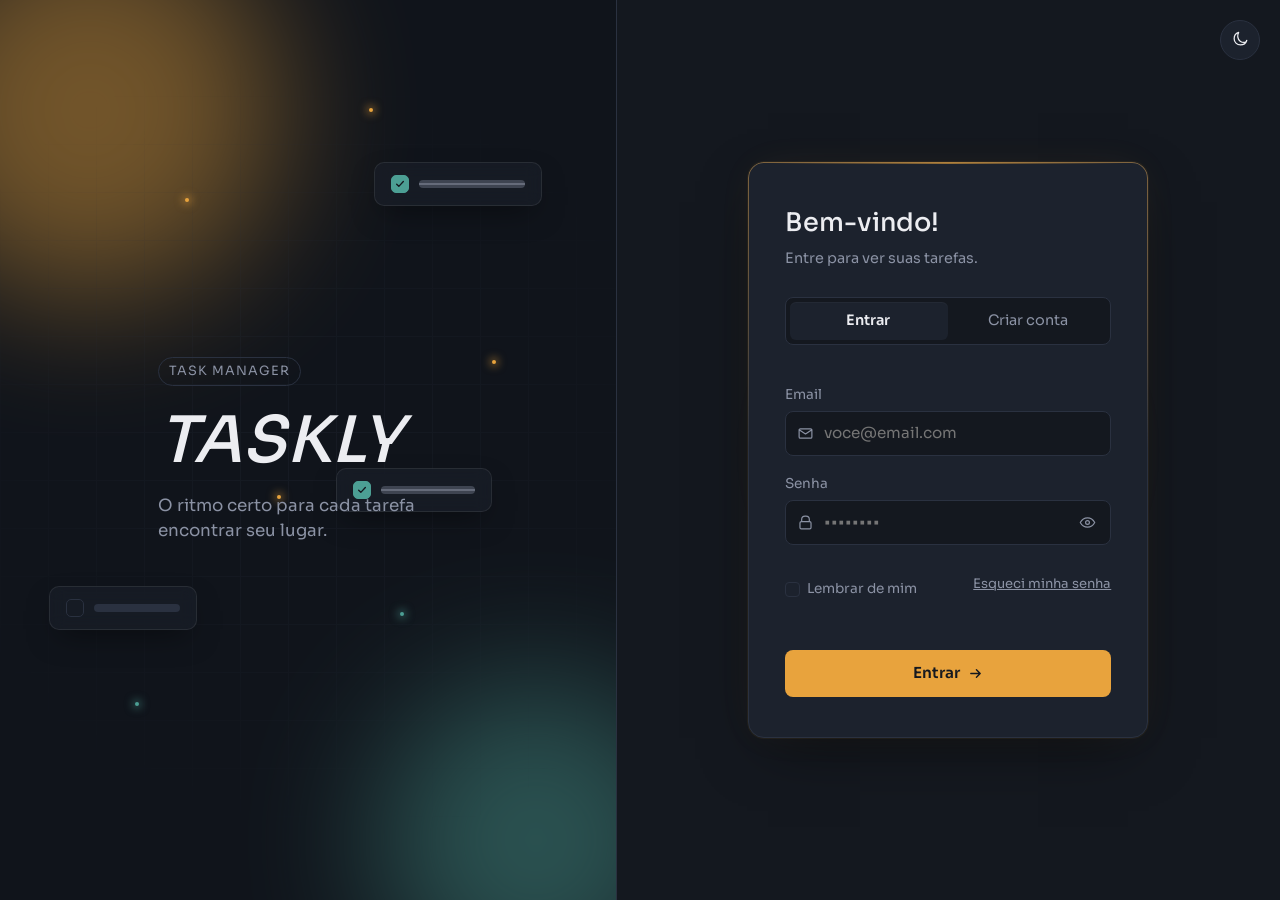
<file: frontend/index.html>
<!DOCTYPE html>
<html lang="pt-BR">
<head>
  <meta charset="UTF-8">
  <meta name="viewport" content="width=device-width, initial-scale=1.0">
  <title>Taskly — Task Manager</title>
  <link rel="stylesheet" href="css/style.css">
</head>
<body>
  
  <button class="botao-tema" id="botao-tema" aria-label="Alternar tema">
    <svg class="icone-lua" viewBox="0 0 20 20" fill="none"><path d="M17.5 10.5C16.5 13.5 13.8 15.5 10.5 15.5C6.6 15.5 3.5 12.4 3.5 8.5C3.5 5.2 5.5 2.5 8.5 1.5C7.7 3 7.3 4.7 7.5 6.5C8 10.5 11.5 13.2 15.5 12.7C16.3 12.6 17 12.3 17.5 10.5Z" stroke="currentColor" stroke-width="1.4" stroke-linejoin="round"/></svg>
    <svg class="icone-sol" viewBox="0 0 20 20" fill="none"><circle cx="10" cy="10" r="4" stroke="currentColor" stroke-width="1.4"/><path d="M10 2V4M10 16V18M18 10H16M4 10H2M15.5 4.5L14 6M6 14L4.5 15.5M15.5 15.5L14 14M6 6L4.5 4.5" stroke="currentColor" stroke-width="1.4" stroke-linecap="round"/></svg>
  </button>

  <main class="tela-auth">
    <section class="painel-marca">
      <div class="blob blob-1"></div>
      <div class="blob blob-2"></div>
      <div class="grade-marca"></div>
      <div class="particulas">
        <span class="particula p1"></span>
        <span class="particula p2"></span>
        <span class="particula p3"></span>
        <span class="particula p4"></span>
        <span class="particula p5"></span>
        <span class="particula p6"></span>
      </div>

      <div class="cartao-flutuante cartao-flutuante-1">
        <span class="check-flutuante concluido">
          <svg viewBox="0 0 12 12" fill="none"><path d="M2 6.2L4.6 8.8L10 3" stroke="currentColor" stroke-width="1.6" stroke-linecap="round" stroke-linejoin="round"/></svg>
        </span>
        <span class="linha-flutuante linha-riscada"></span>
      </div>

      <div class="cartao-flutuante cartao-flutuante-2">
        <span class="check-flutuante"></span>
        <span class="linha-flutuante"></span>
      </div>

      <div class="cartao-flutuante cartao-flutuante-3">
        <span class="check-flutuante concluido">
          <svg viewBox="0 0 12 12" fill="none"><path d="M2 6.2L4.6 8.8L10 3" stroke="currentColor" stroke-width="1.6" stroke-linecap="round" stroke-linejoin="round"/></svg>
        </span>
        <span class="linha-flutuante linha-riscada"></span>
      </div>

      <div class="conteudo-marca">
        <span class="selo-marca">Task Manager</span>
        <h1 class="titulo-marca">TASKLY</h1>
        <p class="frase-marca">O ritmo certo para cada tarefa encontrar seu lugar.</p>
      </div>
    </section>

    <section class="painel-form">
      <div class="brilho-cartao"></div>
      <div class="cartao-auth">
        <div class="cabecalho-cartao">
          <h2 class="titulo-cartao" id="titulo-cartao">Bem-vindo!</h2>
          <p class="subtitulo-cartao" id="subtitulo-cartao">Entre para ver suas tarefas.</p>
        </div>

        <div class="abas-auth">
          <span class="aba-indicador" id="aba-indicador"></span>
          <button type="button" class="aba-btn ativa" data-aba="entrar">Entrar</button>
          <button type="button" class="aba-btn" data-aba="cadastrar">Criar conta</button>
        </div>

        <form id="form-entrar" class="formulario-auth">
          <label for="entrar-email">Email</label>
          <div class="campo-input">
            <svg class="icone-campo" viewBox="0 0 20 20" fill="none"><path d="M2.5 5.5L10 10.5L17.5 5.5M4 15.5H16C16.8284 15.5 17.5 14.8284 17.5 14V6C17.5 5.17157 16.8284 4.5 16 4.5H4C3.17157 4.5 2.5 5.17157 2.5 6V14C2.5 14.8284 3.17157 15.5 4 15.5Z" stroke="currentColor" stroke-width="1.4" stroke-linecap="round" stroke-linejoin="round"/></svg>
            <input type="email" id="entrar-email" required placeholder="voce@email.com">
          </div>

          <label for="entrar-senha">Senha</label>
          <div class="campo-input">
            <svg class="icone-campo" viewBox="0 0 20 20" fill="none"><path d="M5.5 9V6.5C5.5 4.29 7.29 2.5 9.5 2.5H10.5C12.71 2.5 14.5 4.29 14.5 6.5V9M5 17.5H15C15.8284 17.5 16.5 16.8284 16.5 16V10.5C16.5 9.67157 15.8284 9 15 9H5C4.17157 9 3.5 9.67157 3.5 10.5V16C3.5 16.8284 4.17157 17.5 5 17.5Z" stroke="currentColor" stroke-width="1.4" stroke-linecap="round" stroke-linejoin="round"/></svg>
            <input type="password" id="entrar-senha" required placeholder="••••••••">
            <button type="button" class="botao-olho" data-alvo="entrar-senha" aria-label="Mostrar senha">
              <svg viewBox="0 0 20 20" fill="none"><path d="M1.5 10S4.5 4.5 10 4.5 18.5 10 18.5 10 15.5 15.5 10 15.5 1.5 10 1.5 10Z" stroke="currentColor" stroke-width="1.4" stroke-linejoin="round"/><circle cx="10" cy="10" r="2.25" stroke="currentColor" stroke-width="1.4"/></svg>
            </button>
          </div>

          <div class="linha-opcoes">
            <label class="opcao-lembrar">
              <input type="checkbox" id="entrar-lembrar">
              <span class="caixa-check"></span>
              Lembrar de mim
            </label>
            <a href="#" class="link-esqueci">Esqueci minha senha</a>
          </div>

          <p id="erro-entrar" class="mensagem-erro"></p>

          <button type="submit" class="botao-principal">
            Entrar
            <svg class="icone-seta" viewBox="0 0 16 16" fill="none"><path d="M3 8H13M13 8L9 4M13 8L9 12" stroke="currentColor" stroke-width="1.5" stroke-linecap="round" stroke-linejoin="round"/></svg>
          </button>
        </form>

        <form id="form-cadastrar" class="formulario-auth escondido">
          <label for="cadastrar-email">Email</label>
          <div class="campo-input">
            <svg class="icone-campo" viewBox="0 0 20 20" fill="none"><path d="M2.5 5.5L10 10.5L17.5 5.5M4 15.5H16C16.8284 15.5 17.5 14.8284 17.5 14V6C17.5 5.17157 16.8284 4.5 16 4.5H4C3.17157 4.5 2.5 5.17157 2.5 6V14C2.5 14.8284 3.17157 15.5 4 15.5Z" stroke="currentColor" stroke-width="1.4" stroke-linecap="round" stroke-linejoin="round"/></svg>
            <input type="email" id="cadastrar-email" required placeholder="voce@email.com">
          </div>

          <label for="cadastrar-senha">Senha</label>
          <div class="campo-input">
            <svg class="icone-campo" viewBox="0 0 20 20" fill="none"><path d="M5.5 9V6.5C5.5 4.29 7.29 2.5 9.5 2.5H10.5C12.71 2.5 14.5 4.29 14.5 6.5V9M5 17.5H15C15.8284 17.5 16.5 16.8284 16.5 16V10.5C16.5 9.67157 15.8284 9 15 9H5C4.17157 9 3.5 9.67157 3.5 10.5V16C3.5 16.8284 4.17157 17.5 5 17.5Z" stroke="currentColor" stroke-width="1.4" stroke-linecap="round" stroke-linejoin="round"/></svg>
            <input type="password" id="cadastrar-senha" required placeholder="••••••••">
            <button type="button" class="botao-olho" data-alvo="cadastrar-senha" aria-label="Mostrar senha">
              <svg viewBox="0 0 20 20" fill="none"><path d="M1.5 10S4.5 4.5 10 4.5 18.5 10 18.5 10 15.5 15.5 10 15.5 1.5 10 1.5 10Z" stroke="currentColor" stroke-width="1.4" stroke-linejoin="round"/><circle cx="10" cy="10" r="2.25" stroke="currentColor" stroke-width="1.4"/></svg>
            </button>
          </div>

          <p class="dica-senha">Use pelo menos 6 caracteres.</p>

          <p id="erro-cadastrar" class="mensagem-erro"></p>

          <button type="submit" class="botao-principal">
            Criar conta
            <svg class="icone-seta" viewBox="0 0 16 16" fill="none"><path d="M3 8H13M13 8L9 4M13 8L9 12" stroke="currentColor" stroke-width="1.5" stroke-linecap="round" stroke-linejoin="round"/></svg>
          </button>
        </form>
      </div>
    </section>
  </main>

  <script src="js/theme.js"></script>
  <script src="js/api.js"></script>
  <script src="js/auth.js"></script>
</body>
</html>
</file>
<file: frontend/css/style.css>
@import url('https://fonts.googleapis.com/css2?family=Sora:wght@100..800&display=swap');

:root {
  --cor-fundo: #14181F;
  --cor-superficie: #1C222D;
  --cor-borda: #2A3140;
  --cor-texto: #ECEDF1;
  --cor-texto-secundario: #8B92A4;
  --cor-acento: #E8A33D;
  --cor-concluida: #4C9F94;
  --cor-erro: #D9695F;

  --fonte-titulo: 'Sora', sans-serif;
  --fonte-corpo: 'Sora', sans-serif;
  --fonte-mono: 'Sora', sans-serif;
}

[data-tema="claro"] {
  --cor-fundo: #F4F5F7;
  --cor-superficie: #FFFFFF;
  --cor-borda: #E2E5EA;
  --cor-texto: #6B7280;
  --cor-texto-secundario: #6B7280;
  --cor-acento: #D6902E;
  --cor-concluida: #3E8B80;
  --cor-erro: #C85950;
}

body {
  transition: background-color 0.25s ease, color 0.25s ease;
}

* {
  margin: 0;
  padding: 0;
  box-sizing: border-box;
}

body {
  background-color: var(--cor-fundo);
  color: var(--cor-texto);
  font-family: var(--fonte-corpo);
  line-height: 1.5;
}

h1, h2, h3 {
  font-family: var(--fonte-titulo);
  font-weight: 500;
}

button, input, textarea {
  font: inherit;
  color: inherit;
  text-decoration: none;
  -webkit-tap-highlight-color: transparent;
}

a {
  color: inherit;
}

/* ===== Tela de autenticação (duas colunas) ===== */

.tela-auth {
  min-height: 100vh;
  display: flex;
}

/* --- Coluna esquerda: painel de marca animado --- */

.painel-marca {
  flex: 1;
  position: relative;
  display: flex;
  align-items: center;
  justify-content: center;
  overflow: hidden;
  background-color: #10141B;
  border-right: 1px solid var(--cor-borda);
}

.grade-marca {
  position: absolute;
  inset: 0;
  background-image:
    linear-gradient(var(--cor-borda) 1px, transparent 1px),
    linear-gradient(90deg, var(--cor-borda) 1px, transparent 1px);
  background-size: 48px 48px;
  opacity: 0.25;
  mask-image: radial-gradient(circle at center, black, transparent 75%);
}

.blob {
  position: absolute;
  border-radius: 50%;
  filter: blur(70px);
  opacity: 0.45;
  animation: flutuar 14s ease-in-out infinite;
}

.blob-1 { width: 380px; height: 380px; background: var(--cor-acento); top: -80px; left: -100px; }
.blob-2 { width: 320px; height: 320px; background: var(--cor-concluida); bottom: -100px; right: -80px; animation-delay: -7s; }

@keyframes flutuar {
  0%, 100% { transform: translate(0, 0) scale(1); }
  50% { transform: translate(30px, -40px) scale(1.08); }
}

.particulas { position: absolute; inset: 0; pointer-events: none; }

.particula {
  position: absolute;
  width: 4px;
  height: 4px;
  border-radius: 50%;
  background: var(--cor-acento);
  box-shadow: 0 0 8px 2px rgba(232, 163, 61, 0.6);
  animation: piscar 3.5s ease-in-out infinite;
}

.particula.p1 { top: 22%; left: 30%; animation-delay: 0s; }
.particula.p2 { top: 68%; left: 65%; background: var(--cor-concluida); box-shadow: 0 0 8px 2px rgba(76, 159, 148, 0.6); animation-delay: -0.8s; }
.particula.p3 { top: 40%; left: 80%; animation-delay: -1.6s; }
.particula.p4 { top: 78%; left: 22%; background: var(--cor-concluida); box-shadow: 0 0 8px 2px rgba(76, 159, 148, 0.6); animation-delay: -2.4s; }
.particula.p5 { top: 12%; left: 60%; animation-delay: -3.1s; }
.particula.p6 { top: 55%; left: 45%; animation-delay: -1.2s; }

@keyframes piscar {
  0%, 100% { opacity: 0.15; transform: scale(0.8); }
  50% { opacity: 1; transform: scale(1.3); }
}

.cartao-flutuante {
  position: absolute;
  display: flex;
  align-items: center;
  gap: 10px;
  padding: 12px 16px;
  background-color: rgba(28, 34, 45, 0.55);
  border: 1px solid rgba(255, 255, 255, 0.08);
  border-radius: 10px;
  backdrop-filter: blur(8px);
  box-shadow: 0 12px 30px -10px rgba(0, 0, 0, 0.5);
  animation: flutuarCartao 9s ease-in-out infinite;
}

.cartao-flutuante-1 { top: 18%; right: 12%; width: 168px; animation-delay: -1s; --rot: 2deg; }
.cartao-flutuante-2 { bottom: 30%; left: 8%; width: 148px; animation-delay: -4s; --rot: -3deg; }
.cartao-flutuante-3 { top: 52%; right: 20%; width: 156px; animation-delay: -6.5s; --rot: 1.5deg; }

@keyframes flutuarCartao {
  0%, 100% { transform: translateY(0) rotate(var(--rot, -2deg)); }
  50% { transform: translateY(-14px) rotate(var(--rot, -2deg)); }
}

.check-flutuante {
  flex-shrink: 0;
  width: 18px;
  height: 18px;
  border-radius: 5px;
  border: 1.5px solid var(--cor-borda);
  display: flex;
  align-items: center;
  justify-content: center;
  color: var(--cor-fundo);
}

.check-flutuante.concluido { background-color: var(--cor-concluida); border-color: var(--cor-concluida); }
.check-flutuante svg { width: 10px; height: 10px; }

.linha-flutuante { flex: 1; height: 8px; border-radius: 4px; background-color: var(--cor-borda); }
.linha-flutuante.linha-riscada { background-color: rgba(139, 146, 164, 0.35); position: relative; }

.linha-flutuante.linha-riscada::after {
  content: "";
  position: absolute;
  left: 0;
  top: 50%;
  width: 100%;
  height: 1px;
  background-color: var(--cor-texto-secundario);
  transform: translateY(-50%);
}

.conteudo-marca {
  position: relative;
  z-index: 1;
  max-width: 380px;
  padding: 40px;
  animation: entrarBaixo 0.7s ease-out;
}

.selo-marca {
  display: inline-block;
  font-family: var(--fonte-mono);
  font-size: 0.8rem;
  letter-spacing: 0.08em;
  text-transform: uppercase;
  color: var(--cor-texto-secundario);
  border: 1px solid var(--cor-borda);
  padding: 4px 10px;
  border-radius: 999px;
  margin-bottom: 20px;
}

.titulo-marca { font-size: 4rem; font-style: italic; line-height: 1.1; margin-bottom: 16px; }
.frase-marca { color: var(--cor-texto-secundario); font-size: 1.05rem; }

/* --- Coluna direita: formulário --- */

.painel-form {
  flex: 1;
  position: relative;
  display: flex;
  align-items: center;
  justify-content: center;
  padding: 24px;
}

.brilho-cartao {
  position: absolute;
  width: 420px;
  height: 420px;
  background: radial-gradient(circle, rgba(232, 163, 61, 0.18), transparent 70%);
  filter: blur(10px);
  animation: respirar 5s ease-in-out infinite;
  pointer-events: none;
}

@keyframes respirar {
  0%, 100% { opacity: 0.6; transform: scale(1); }
  50% { opacity: 1; transform: scale(1.08); }
}

.cartao-auth {
  position: relative;
  z-index: 1;
  width: 100%;
  max-width: 400px;
  background-color: var(--cor-superficie);
  border: 1px solid var(--cor-borda);
  border-radius: 16px;
  padding: 40px 36px;
  animation: entrarBaixo 0.7s ease-out 0.1s backwards;
  box-shadow:
    0 0 0 1px rgba(232, 163, 61, 0.06),
    0 20px 60px -20px rgba(0, 0, 0, 0.6),
    0 0 40px -12px rgba(232, 163, 61, 0.12);
}

.cartao-auth::before {
  content: "";
  position: absolute;
  top: 0;
  left: 24px;
  right: 24px;
  height: 1px;
  background: linear-gradient(90deg, transparent, var(--cor-acento), transparent);
  opacity: 0.6;
}

.cartao-auth::after {
  content: "";
  position: absolute;
  inset: -1px;
  border-radius: 16px;
  padding: 1px;
  background: conic-gradient(from var(--angulo, 0deg), var(--cor-acento), transparent 25%, transparent 75%, var(--cor-acento));
  -webkit-mask: linear-gradient(#fff 0 0) content-box, linear-gradient(#fff 0 0);
  -webkit-mask-composite: xor;
  mask-composite: exclude;
  z-index: -1;
  animation: girarBorda 6s linear infinite;
  opacity: 0.7;
}

@property --angulo {
  syntax: '<angle>';
  initial-value: 0deg;
  inherits: false;
}

@keyframes girarBorda { to { --angulo: 360deg; } }
@keyframes entrarBaixo { from { opacity: 0; transform: translateY(16px); } to { opacity: 1; transform: translateY(0); } }

.cabecalho-cartao { margin-bottom: 28px; }
.titulo-cartao { font-size: 1.6rem; margin-bottom: 6px; }
.subtitulo-cartao { color: var(--cor-texto-secundario); font-size: 0.9rem; }

.abas-auth {
  position: relative;
  display: flex;
  gap: 4px;
  background-color: var(--cor-fundo);
  border: 1px solid var(--cor-borda);
  border-radius: 8px;
  padding: 4px;
  margin-bottom: 28px;
}

.aba-indicador {
  position: absolute;
  top: 4px;
  left: 4px;
  width: calc(50% - 4px);
  height: calc(100% - 8px);
  background-color: var(--cor-superficie);
  border-radius: 6px;
  transition: transform 0.25s ease;
  box-shadow: 0 1px 0 rgba(255,255,255,0.03) inset;
}

.aba-indicador.deslocado { transform: translateX(100%); }

.aba-btn {
  position: relative;
  z-index: 1;
  flex: 1;
  padding: 8px;
  background: none;
  border: none;
  border-radius: 6px;
  color: var(--cor-texto-secundario);
  font-size: 0.9rem;
  cursor: pointer;
  transition: color 0.15s;
}

.aba-btn.ativa { color: var(--cor-texto); font-weight: 600; }

.formulario-auth { display: flex; flex-direction: column; gap: 6px; }
.formulario-auth.escondido { display: none; }
.formulario-auth label { font-size: 0.85rem; color: var(--cor-texto-secundario); margin-top: 12px; }

.campo-input { position: relative; display: flex; align-items: center; }

.icone-campo {
  position: absolute;
  left: 12px;
  width: 17px;
  height: 17px;
  color: var(--cor-texto-secundario);
  pointer-events: none;
  transition: color 0.15s;
}

.campo-input:focus-within .icone-campo { color: var(--cor-acento); }

.formulario-auth input {
  width: 100%;
  background-color: var(--cor-fundo);
  border: 1px solid var(--cor-borda);
  border-radius: 8px;
  padding: 10px 12px 10px 38px;
  font-size: 0.95rem;
  transition: border-color 0.15s;
}

.formulario-auth input:focus { outline: none; border-color: var(--cor-acento); }

.botao-olho {
  position: absolute;
  right: 10px;
  width: 28px;
  height: 28px;
  display: flex;
  align-items: center;
  justify-content: center;
  background: none;
  border: none;
  border-radius: 6px;
  color: var(--cor-texto-secundario);
  cursor: pointer;
  transition: color 0.15s, background-color 0.15s;
}

.botao-olho svg { width: 17px; height: 17px; }
.botao-olho:hover { color: var(--cor-texto); background-color: var(--cor-borda); }

.dica-senha { font-size: 0.78rem; color: var(--cor-texto-secundario); margin-top: 6px; }

.linha-opcoes {
  display: flex;
  align-items: center;
  justify-content: space-between;
  margin-top: 16px;
  font-size: 0.82rem;
}

.opcao-lembrar {
  display: flex;
  align-items: center;
  gap: 7px;
  color: var(--cor-texto-secundario);
  cursor: pointer;
}

.opcao-lembrar input { position: absolute; opacity: 0; width: 0; height: 0; }

.caixa-check {
  width: 15px;
  height: 15px;
  border: 1.5px solid var(--cor-borda);
  border-radius: 4px;
  display: inline-block;
  transition: background-color 0.15s, border-color 0.15s;
}

.opcao-lembrar input:checked ~ .caixa-check {
  background-color: var(--cor-acento);
  border-color: var(--cor-acento);
}

.link-esqueci {
  color: var(--cor-texto-secundario);
  font-size: 0.82rem;
  transition: color 0.15s;
}

.link-esqueci:hover { color: var(--cor-acento); }

.botao-principal {
  margin-top: 22px;
  padding: 12px;
  display: flex;
  align-items: center;
  justify-content: center;
  gap: 8px;
  background-color: var(--cor-acento);
  color: var(--cor-fundo);
  border: none;
  border-radius: 8px;
  font-weight: 600;
  font-size: 0.95rem;
  cursor: pointer;
  transition: opacity 0.15s, transform 0.15s;
}

.botao-principal:hover { opacity: 0.9; transform: translateY(-1px); }
.botao-principal:hover .icone-seta { transform: translateX(3px); }

.icone-seta { width: 15px; height: 15px; transition: transform 0.15s; }

.mensagem-erro { color: var(--cor-erro); font-size: 0.85rem; min-height: 1.2em; }

@media (prefers-reduced-motion: reduce) {
  .blob, .cartao-flutuante, .conteudo-marca, .cartao-auth, .particula, .brilho-cartao, .cartao-auth::after {
    animation: none;
  }
}

@media (max-width: 860px) {
  .tela-auth { flex-direction: column; }
  .painel-marca { min-height: 240px; border-right: none; border-bottom: 1px solid var(--cor-borda); }
  .cartao-flutuante, .particulas { display: none; }
}

/* ===== Layout do Dashboard ===== */

.corpo-dashboard {
  background-color: var(--cor-fundo);
}

.layout-dashboard {
  display: flex;
  min-height: 100vh;
}

/* --- Sidebar --- */

.barra-lateral {
  width: 260px;
  flex-shrink: 0;
  background-color: #10141B;
  border-right: 1px solid var(--cor-borda);
  padding: 28px 20px;
  display: flex;
  flex-direction: column;
}

.marca-lateral { margin-bottom: 36px; }
.titulo-lateral { font-size: 1.6rem; font-style: italic; margin-top: 8px; }

.navegacao-lateral {
  display: flex;
  flex-direction: column;
  gap: 4px;
  flex: 1;
}

.filtro-btn {
  display: flex;
  align-items: center;
  justify-content: space-between;
  padding: 10px 12px;
  background: none;
  border: none;
  border-radius: 8px;
  color: var(--cor-texto-secundario);
  font-size: 0.9rem;
  text-align: left;
  cursor: pointer;
  transition: background-color 0.15s, color 0.15s;
}

.filtro-btn:hover { background-color: var(--cor-superficie); color: var(--cor-texto); }

.filtro-btn.ativo {
  background-color: var(--cor-superficie);
  color: var(--cor-texto);
  font-weight: 600;
}

.contagem {
  background-color: var(--cor-fundo);
  border: 1px solid var(--cor-borda);
  border-radius: 999px;
  padding: 1px 8px;
  font-size: 0.75rem;
  font-family: var(--fonte-mono);
}

.filtro-btn.ativo .contagem {
  background-color: var(--cor-acento);
  border-color: var(--cor-acento);
  color: var(--cor-fundo);
}

.rodape-lateral {
  display: flex;
  align-items: center;
  justify-content: space-between;
  padding-top: 16px;
  border-top: 1px solid var(--cor-borda);
}

.usuario-logado {
  display: flex;
  align-items: center;
  gap: 10px;
  min-width: 0;
}

.avatar-usuario {
  flex-shrink: 0;
  width: 32px;
  height: 32px;
  border-radius: 50%;
  background-color: var(--cor-acento);
  color: var(--cor-fundo);
  display: flex;
  align-items: center;
  justify-content: center;
  font-weight: 600;
  font-size: 0.85rem;
  text-transform: uppercase;
}

.email-usuario {
  font-size: 0.82rem;
  color: var(--cor-texto-secundario);
  overflow: hidden;
  text-overflow: ellipsis;
  white-space: nowrap;
}

.botao-sair {
  flex-shrink: 0;
  width: 32px;
  height: 32px;
  display: flex;
  align-items: center;
  justify-content: center;
  background: none;
  border: none;
  border-radius: 8px;
  color: var(--cor-texto-secundario);
  cursor: pointer;
  transition: color 0.15s, background-color 0.15s;
}

.botao-sair svg { width: 17px; height: 17px; }
.botao-sair:hover { color: var(--cor-erro); background-color: var(--cor-superficie); }

/* --- Conteúdo principal --- */

.conteudo-principal {
  flex: 1;
  min-width: 0;
  padding: 40px 56px;
}

.cabecalho-principal {
  display: flex;
  align-items: flex-start;
  justify-content: space-between;
  margin-bottom: 32px;
}

.titulo-pagina { font-size: 1.9rem; margin-bottom: 4px; }
.subtitulo-pagina { color: var(--cor-texto-secundario); font-size: 0.92rem; }

.botao-nova-tarefa {
  display: flex;
  align-items: center;
  gap: 8px;
  padding: 10px 16px;
  background-color: var(--cor-acento);
  color: var(--cor-fundo);
  border: none;
  border-radius: 8px;
  font-weight: 600;
  font-size: 0.9rem;
  cursor: pointer;
  transition: opacity 0.15s, transform 0.15s;
  flex-shrink: 0;
}

.botao-nova-tarefa:hover { opacity: 0.9; transform: translateY(-1px); }
.botao-nova-tarefa svg { width: 15px; height: 15px; }

/* --- Lista e cartões de tarefa --- */

.lista-tarefas {
  display: flex;
  flex-direction: column;
  gap: 10px;
}

.cartao-tarefa {
  display: flex;
  align-items: flex-start;
  gap: 14px;
  background-color: var(--cor-superficie);
  border: 1px solid var(--cor-borda);
  border-radius: 12px;
  padding: 16px 18px;
  animation: entrarBaixo 0.4s ease-out backwards;
  transition: border-color 0.15s;
}

.cartao-tarefa:hover { border-color: #3A4257; }

.check-tarefa {
  flex-shrink: 0;
  width: 22px;
  height: 22px;
  margin-top: 1px;
  border-radius: 6px;
  border: 1.5px solid var(--cor-borda);
  background: none;
  display: flex;
  align-items: center;
  justify-content: center;
  color: var(--cor-fundo);
  cursor: pointer;
  transition: background-color 0.15s, border-color 0.15s;
}

.check-tarefa svg { width: 12px; height: 12px; opacity: 0; transition: opacity 0.15s; }

.cartao-tarefa.concluida .check-tarefa {
  background-color: var(--cor-concluida);
  border-color: var(--cor-concluida);
}

.cartao-tarefa.concluida .check-tarefa svg { opacity: 1; }

.corpo-tarefa { flex: 1; min-width: 0; }

.titulo-tarefa {
  font-size: 0.98rem;
  font-weight: 500;
  position: relative;
  display: inline-block;
}

.cartao-tarefa.concluida .titulo-tarefa { color: var(--cor-texto-secundario); }

.risco-conclusao {
  position: absolute;
  left: -2%;
  top: 52%;
  width: 0;
  height: 1.5px;
  background-color: var(--cor-concluida);
  transition: width 0.3s ease;
}

.cartao-tarefa.concluida .risco-conclusao { width: 104%; }

.descricao-tarefa {
  font-size: 0.85rem;
  color: var(--cor-texto-secundario);
  margin-top: 4px;
}

.acoes-tarefa {
  display: flex;
  gap: 4px;
  flex-shrink: 0;
  opacity: 0;
  transition: opacity 0.15s;
}

.cartao-tarefa:hover .acoes-tarefa { opacity: 1; }

.botao-icone {
  width: 30px;
  height: 30px;
  display: flex;
  align-items: center;
  justify-content: center;
  background: none;
  border: none;
  border-radius: 6px;
  color: var(--cor-texto-secundario);
  cursor: pointer;
  transition: color 0.15s, background-color 0.15s;
}

.botao-icone svg { width: 15px; height: 15px; }
.botao-icone:hover { background-color: var(--cor-fundo); color: var(--cor-texto); }
.botao-icone.excluir:hover { color: var(--cor-erro); }

/* --- Estado vazio --- */

.estado-vazio {
  text-align: center;
  padding: 60px 20px;
  color: var(--cor-texto-secundario);
}

.estado-vazio-dica { font-size: 0.85rem; margin-top: 6px; }
.estado-vazio.escondido, .lista-tarefas.escondido { display: none; }

/* ===== Modal de nova/editar tarefa ===== */

.modal-fundo {
  position: fixed;
  inset: 0;
  background-color: rgba(10, 12, 16, 0.7);
  backdrop-filter: blur(4px);
  display: flex;
  align-items: center;
  justify-content: center;
  z-index: 10;
  animation: apareceFundo 0.2s ease-out;
}

.modal-fundo.escondido { display: none; }

@keyframes apareceFundo { from { opacity: 0; } to { opacity: 1; } }

.modal-caixa {
  width: 100%;
  max-width: 440px;
  background-color: var(--cor-superficie);
  border: 1px solid var(--cor-borda);
  border-radius: 16px;
  padding: 32px;
  margin: 20px;
  animation: entrarBaixo 0.25s ease-out;
}

.modal-titulo { font-size: 1.4rem; margin-bottom: 20px; }

#form-tarefa { display: flex; flex-direction: column; gap: 6px; }
#form-tarefa label { font-size: 0.85rem; color: var(--cor-texto-secundario); margin-top: 12px; }

#form-tarefa input[type="text"],
#form-tarefa textarea {
  background-color: var(--cor-fundo);
  border: 1px solid var(--cor-borda);
  border-radius: 8px;
  padding: 10px 12px;
  font-size: 0.95rem;
  resize: vertical;
  font-family: var(--fonte-corpo);
}

#form-tarefa input:focus, #form-tarefa textarea:focus {
  outline: none;
  border-color: var(--cor-acento);
}

.modal-acoes {
  display: flex;
  justify-content: flex-end;
  gap: 10px;
  margin-top: 24px;
}

.botao-secundario {
  padding: 10px 16px;
  background: none;
  border: 1px solid var(--cor-borda);
  border-radius: 8px;
  color: var(--cor-texto);
  font-size: 0.9rem;
  cursor: pointer;
  transition: background-color 0.15s;
}

.botao-secundario:hover { background-color: var(--cor-fundo); }

.modal-acoes .botao-principal { margin-top: 0; }

@media (max-width: 780px) {
  .layout-dashboard { flex-direction: column; }
  .barra-lateral {
    width: 100%;
    flex-direction: row;
    align-items: center;
    padding: 16px 20px;
  }
  .marca-lateral, .navegacao-lateral, .rodape-lateral { margin: 0; }
  .navegacao-lateral { flex-direction: row; }
  .conteudo-principal { padding: 24px 20px; }
}

/* ===== Cartões de tarefa — visual aprimorado ===== */

.cartao-tarefa {
  position: relative;
  background: linear-gradient(145deg, var(--cor-superficie), #1A2029);
  overflow: hidden;
}

.cartao-tarefa::before {
  content: "";
  position: absolute;
  left: 0;
  top: 0;
  bottom: 0;
  width: 3px;
  background-color: var(--cor-borda);
  transition: background-color 0.2s;
}

.cartao-tarefa:hover::before { background-color: var(--cor-acento); }
.cartao-tarefa.concluida::before { background-color: var(--cor-concluida); }

.cartao-tarefa {
  box-shadow: 0 4px 14px -8px rgba(0, 0, 0, 0.4);
}

.cartao-tarefa:hover {
  transform: translateY(-2px);
  box-shadow: 0 10px 24px -10px rgba(0, 0, 0, 0.5);
}

/* ===== Layout com 3 colunas ===== */

.layout-dashboard { align-items: stretch; }

.conteudo-principal { flex: 1; min-width: 0; }

/* ===== Painel de resumo (coluna direita) ===== */

.painel-resumo {
  width: 340px;
  flex-shrink: 0;
  position: relative;
  overflow: hidden;
  border-left: 1px solid var(--cor-borda);
  padding: 40px 28px;
  display: flex;
  flex-direction: column;
  align-items: center;
  justify-content: center;
  gap: 32px;
}

.resumo-blob {
  position: absolute;
  top: -60px;
  right: -80px;
  width: 220px;
  height: 220px;
  background: var(--cor-acento);
  border-radius: 50%;
  filter: blur(90px);
  opacity: 0.18;
  animation: flutuar 14s ease-in-out infinite;
}

.cartao-progresso {
  position: relative;
  z-index: 1;
  display: flex;
  flex-direction: column;
  align-items: center;
  gap: 12px;
}

.anel-progresso {
  --progresso: 0;
  width: 148px;
  height: 148px;
  border-radius: 50%;
  background: conic-gradient(var(--cor-acento) calc(var(--progresso) * 1%), var(--cor-borda) 0);
  display: flex;
  align-items: center;
  justify-content: center;
  transition: background 0.5s ease;
}

.anel-progresso::before {
  content: "";
  position: absolute;
  width: 112px;
  height: 112px;
  border-radius: 50%;
  background-color: var(--cor-fundo);
}

.anel-porcentagem {
  position: relative;
  z-index: 1;
  font-family: var(--fonte-mono);
  font-size: 1.4rem;
  font-weight: 600;
}

.progresso-legenda {
  color: var(--cor-texto-secundario);
  font-size: 0.85rem;
}

.mini-stats {
  position: relative;
  z-index: 1;
  display: flex;
  width: 100%;
  gap: 8px;
}

.mini-stat {
  flex: 1;
  display: flex;
  flex-direction: column;
  align-items: center;
  gap: 4px;
  background-color: var(--cor-superficie);
  border: 1px solid var(--cor-borda);
  border-radius: 10px;
  padding: 16px 8px;
  min-width: 0;
}

.mini-stat-label {
  white-space: nowrap;
}

.mini-stat-numero {
  font-family: var(--fonte-mono);
  font-size: 1.2rem;
  font-weight: 600;
}

.mini-stat-label {
  font-size: 0.7rem;
  color: var(--cor-texto-secundario);
  text-transform: uppercase;
  letter-spacing: 0.04em;
}

.citacao-lateral {
  position: relative;
  z-index: 1;
  text-align: center;
  color: var(--cor-texto-secundario);
  font-style: italic;
  font-size: 0.88rem;
  line-height: 1.5;
  border-top: 1px solid var(--cor-borda);
  padding-top: 24px;
}

@media (max-width: 1100px) {
  .painel-resumo { display: none; }
}


/* ===== Modal de confirmação customizado ===== */

.modal-confirmacao-caixa {
  text-align: center;
  max-width: 360px;
}

.icone-alerta {
  width: 52px;
  height: 52px;
  margin: 0 auto 16px;
  border-radius: 50%;
  background-color: rgba(217, 105, 95, 0.12);
  color: var(--cor-erro);
  display: flex;
  align-items: center;
  justify-content: center;
}

.icone-alerta svg { width: 26px; height: 26px; }

.subtitulo-confirmacao {
  color: var(--cor-texto-secundario);
  font-size: 0.88rem;
  margin-top: 4px;
}

.modal-confirmacao-caixa .modal-acoes {
  justify-content: center;
  margin-top: 24px;
}

.botao-perigo {
  padding: 10px 18px;
  background-color: var(--cor-erro);
  color: #fff;
  border: none;
  border-radius: 8px;
  font-weight: 600;
  font-size: 0.9rem;
  cursor: pointer;
  transition: opacity 0.15s;
}

.botao-perigo:hover { opacity: 0.9; }

/* ===== Botão de alternância de tema ===== */

.botao-tema {
  position: fixed;
  top: 20px;
  right: 20px;
  z-index: 20;
  width: 40px;
  height: 40px;
  display: flex;
  align-items: center;
  justify-content: center;
  background-color: var(--cor-superficie);
  border: 1px solid var(--cor-borda);
  border-radius: 999px;
  color: var(--cor-texto);
  cursor: pointer;
  transition: background-color 0.2s, transform 0.15s;
}

.botao-tema:hover { transform: translateY(-1px); }
.botao-tema svg { width: 18px; height: 18px; }

.icone-lua { display: block; }
.icone-sol { display: none; }

[data-tema="claro"] .icone-lua { display: none; }
[data-tema="claro"] .icone-sol { display: block; }

/* No dashboard, o botão fica posicionado dentro do cabeçalho, não flutuante */
.conteudo-principal .botao-tema {
  position: static;
}

/* ===== Linha dupla de campos (prioridade + vencimento) ===== */

.linha-dupla {
  display: flex;
  gap: 12px;
}

.campo-metade { flex: 1; }

#form-tarefa select {
  width: 100%;
  background-color: var(--cor-fundo);
  border: 1px solid var(--cor-borda);
  border-radius: 8px;
  padding: 10px 12px;
  font-size: 0.95rem;
  font-family: var(--fonte-corpo);
  color: var(--cor-texto);
  cursor: pointer;
}

#form-tarefa select:focus,
#form-tarefa input[type="date"]:focus {
  outline: none;
  border-color: var(--cor-acento);
}

#form-tarefa input[type="date"] {
  width: 100%;
  background-color: var(--cor-fundo);
  border: 1px solid var(--cor-borda);
  border-radius: 8px;
  padding: 9px 12px;
  font-size: 0.9rem;
  color: var(--cor-texto);
  font-family: var(--fonte-corpo);
}

#form-tarefa input[type="date"]::-webkit-calendar-picker-indicator {
  filter: invert(0.6);
  cursor: pointer;
}

/* ===== Barra de busca ===== */

.barra-busca {
  position: relative;
  display: flex;
  align-items: center;
  margin-bottom: 24px;
  max-width: 380px;
}

.barra-busca svg {
  position: absolute;
  left: 12px;
  width: 16px;
  height: 16px;
  color: var(--cor-texto-secundario);
  pointer-events: none;
}

.barra-busca input {
  width: 100%;
  background-color: var(--cor-superficie);
  border: 1px solid var(--cor-borda);
  border-radius: 8px;
  padding: 9px 36px;
  font-size: 0.88rem;
  color: var(--cor-texto);
}

.barra-busca input:focus {
  outline: none;
  border-color: var(--cor-acento);
}

.dica-atalho {
  position: absolute;
  right: 10px;
  background-color: var(--cor-fundo);
  border: 1px solid var(--cor-borda);
  border-radius: 4px;
  padding: 1px 6px;
  font-size: 0.72rem;
  font-family: var(--fonte-mono);
  color: var(--cor-texto-secundario);
  pointer-events: none;
}

.barra-busca input:focus ~ .dica-atalho { display: none; }

/* ===== Badge de prioridade ===== */

.badge-prioridade {
  display: inline-flex;
  align-items: center;
  gap: 4px;
  padding: 2px 9px;
  border-radius: 999px;
  font-size: 0.72rem;
  font-weight: 600;
  text-transform: uppercase;
  letter-spacing: 0.02em;
}

.badge-prioridade.alta { background-color: rgba(217, 105, 95, 0.15); color: var(--cor-erro); }
.badge-prioridade.media { background-color: rgba(232, 163, 61, 0.15); color: var(--cor-acento); }
.badge-prioridade.baixa { background-color: rgba(139, 146, 164, 0.15); color: var(--cor-texto-secundario); }

.meta-tarefa {
  display: flex;
  align-items: center;
  gap: 8px;
  margin-top: 8px;
}

.badge-vencimento {
  display: inline-flex;
  align-items: center;
  gap: 4px;
  font-size: 0.75rem;
  color: var(--cor-texto-secundario);
}

.badge-vencimento svg { width: 12px; height: 12px; }
.badge-vencimento.atrasada { color: var(--cor-erro); }

/* ===== Toasts (notificações) ===== */

.container-toasts {
  position: fixed;
  bottom: 24px;
  right: 24px;
  z-index: 50;
  display: flex;
  flex-direction: column;
  gap: 10px;
}

.toast {
  display: flex;
  align-items: center;
  gap: 10px;
  background-color: var(--cor-superficie);
  border: 1px solid var(--cor-borda);
  border-radius: 10px;
  padding: 12px 16px;
  box-shadow: 0 10px 30px -10px rgba(0, 0, 0, 0.5);
  font-size: 0.88rem;
  min-width: 240px;
  animation: entrarToast 0.25s ease-out;
}

.toast.saindo { animation: sairToast 0.2s ease-in forwards; }

@keyframes entrarToast {
  from { opacity: 0; transform: translateX(20px); }
  to { opacity: 1; transform: translateX(0); }
}

@keyframes sairToast {
  to { opacity: 0; transform: translateX(20px); }
}

.toast-icone {
  flex-shrink: 0;
  width: 20px;
  height: 20px;
  border-radius: 50%;
  display: flex;
  align-items: center;
  justify-content: center;
}

.toast.sucesso .toast-icone { background-color: rgba(76, 159, 148, 0.15); color: var(--cor-concluida); }
.toast.erro .toast-icone { background-color: rgba(217, 105, 95, 0.15); color: var(--cor-erro); }
.toast-icone svg { width: 12px; height: 12px; }

/* ===== Skeleton loading ===== */

.skeleton-cartao {
  display: flex;
  align-items: center;
  gap: 14px;
  background-color: var(--cor-superficie);
  border: 1px solid var(--cor-borda);
  border-radius: 12px;
  padding: 16px 18px;
}

.skeleton-bloco {
  background: linear-gradient(90deg, var(--cor-borda) 25%, #3A4257 50%, var(--cor-borda) 75%);
  background-size: 200% 100%;
  animation: pulsarSkeleton 1.4s ease-in-out infinite;
  border-radius: 6px;
}

@keyframes pulsarSkeleton {
  0% { background-position: 200% 0; }
  100% { background-position: -200% 0; }
}

.skeleton-check { width: 22px; height: 22px; border-radius: 6px; flex-shrink: 0; }
.skeleton-linhas { flex: 1; display: flex; flex-direction: column; gap: 8px; }
.skeleton-titulo { height: 14px; width: 55%; }
.skeleton-desc { height: 10px; width: 35%; }

/* ===== Spinner no botão ===== */

.spinner {
  width: 15px;
  height: 15px;
  border: 2px solid rgba(0, 0, 0, 0.2);
  border-top-color: var(--cor-fundo);
  border-radius: 50%;
  animation: girarSpinner 0.6s linear infinite;
}

@keyframes girarSpinner {
  to { transform: rotate(360deg); }
}

.botao-principal:disabled,
.botao-perigo:disabled {
  opacity: 0.7;
  cursor: not-allowed;
}

@media (prefers-reduced-motion: reduce) {
  .skeleton-bloco, .spinner { animation: none; }
}

/* ===== Card de sugestões ===== */

.cartao-sugestoes {
  position: relative;
  z-index: 1;
  width: 100%;
  background-color: var(--cor-superficie);
  border: 1px solid var(--cor-borda);
  border-radius: 12px;
  padding: 16px;
}

.titulo-sugestoes {
  display: flex;
  align-items: center;
  gap: 6px;
  font-size: 0.82rem;
  font-weight: 600;
  color: var(--cor-texto-secundario);
  margin-bottom: 12px;
}

.titulo-sugestoes svg { width: 13px; height: 13px; color: var(--cor-acento); }

.lista-sugestoes {
  display: flex;
  flex-direction: column;
  gap: 8px;
}

.item-sugestao {
  display: flex;
  align-items: center;
  justify-content: space-between;
  gap: 8px;
  background-color: var(--cor-fundo);
  border: 1px solid var(--cor-borda);
  border-radius: 8px;
  padding: 9px 10px;
}

.texto-sugestao {
  font-size: 0.82rem;
  line-height: 1.3;
}

.botao-add-sugestao {
  flex-shrink: 0;
  width: 24px;
  height: 24px;
  display: flex;
  align-items: center;
  justify-content: center;
  background-color: var(--cor-acento);
  color: var(--cor-fundo);
  border: none;
  border-radius: 6px;
  cursor: pointer;
  transition: opacity 0.15s;
}

.botao-add-sugestao:hover { opacity: 0.85; }
.botao-add-sugestao svg { width: 12px; height: 12px; }

.sem-sugestoes {
  font-size: 0.8rem;
  color: var(--cor-texto-secundario);
  text-align: center;
  padding: 8px 0;
}
</file>
